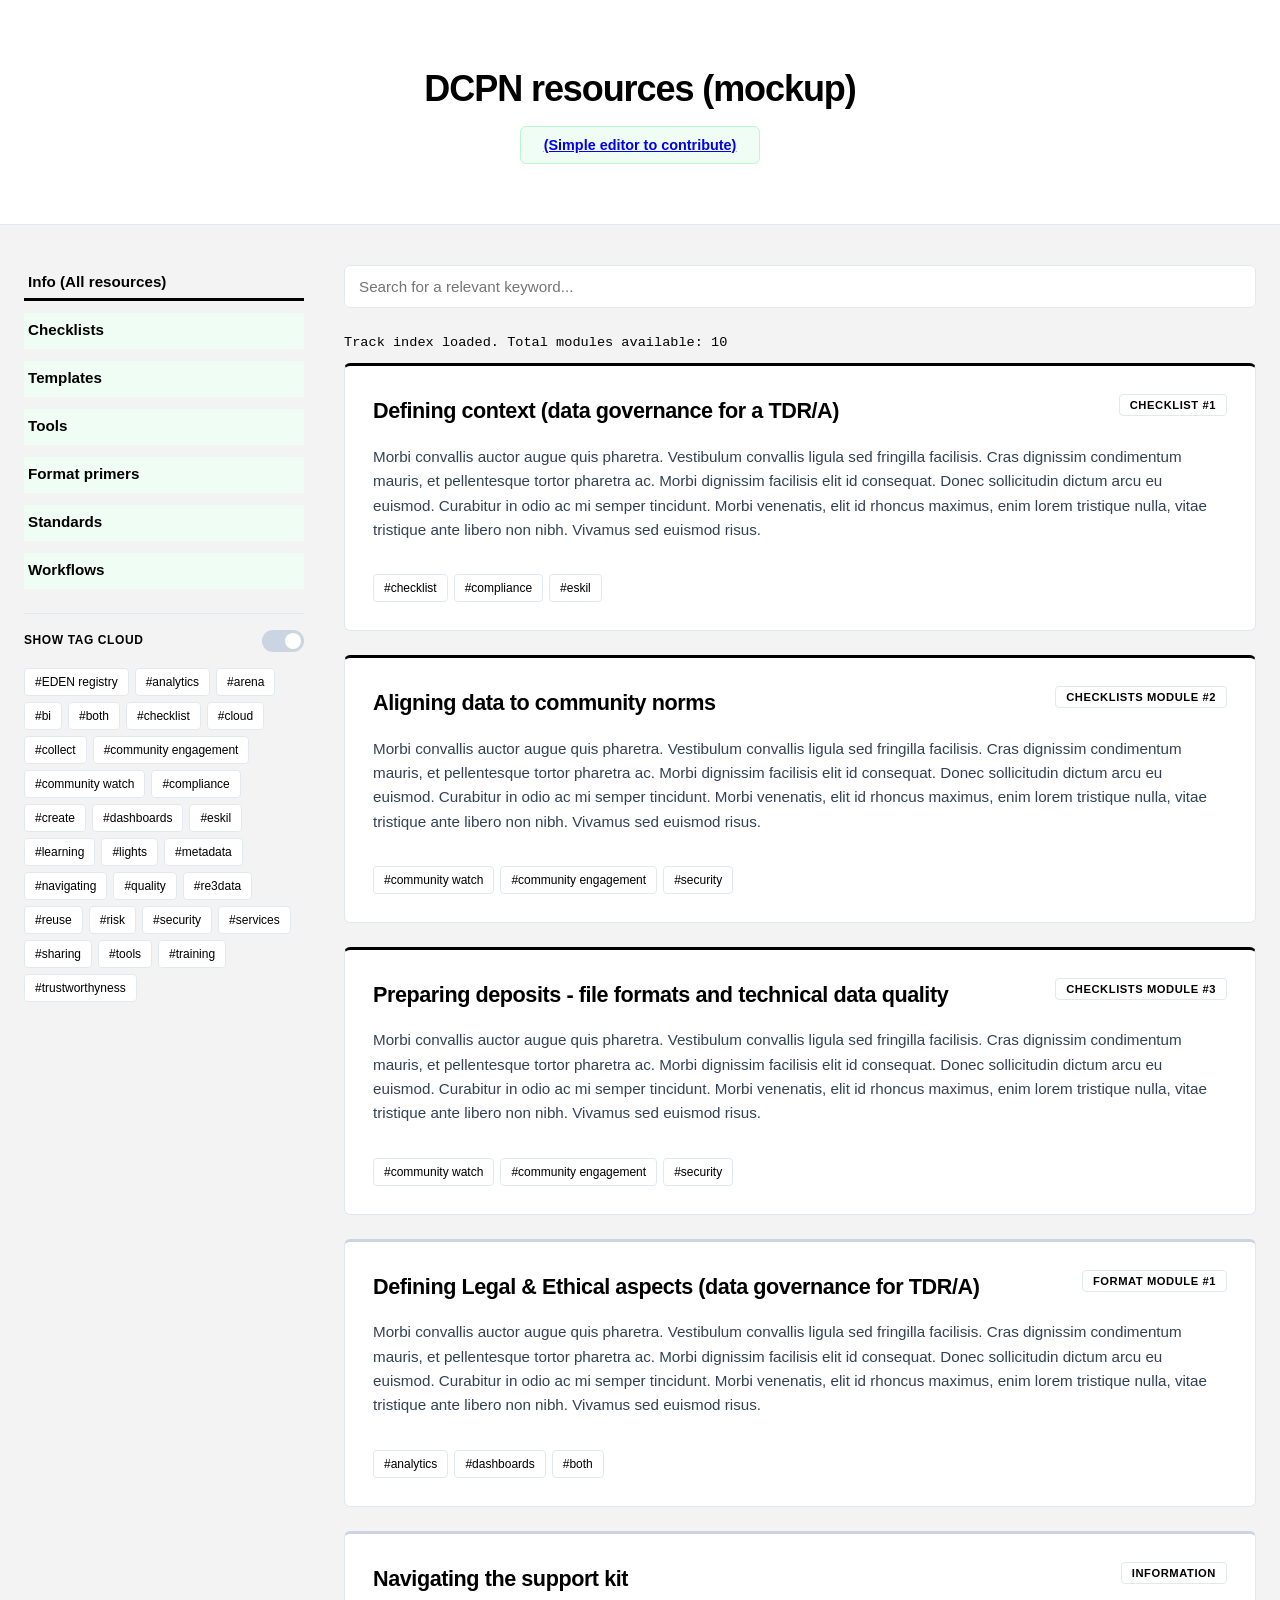
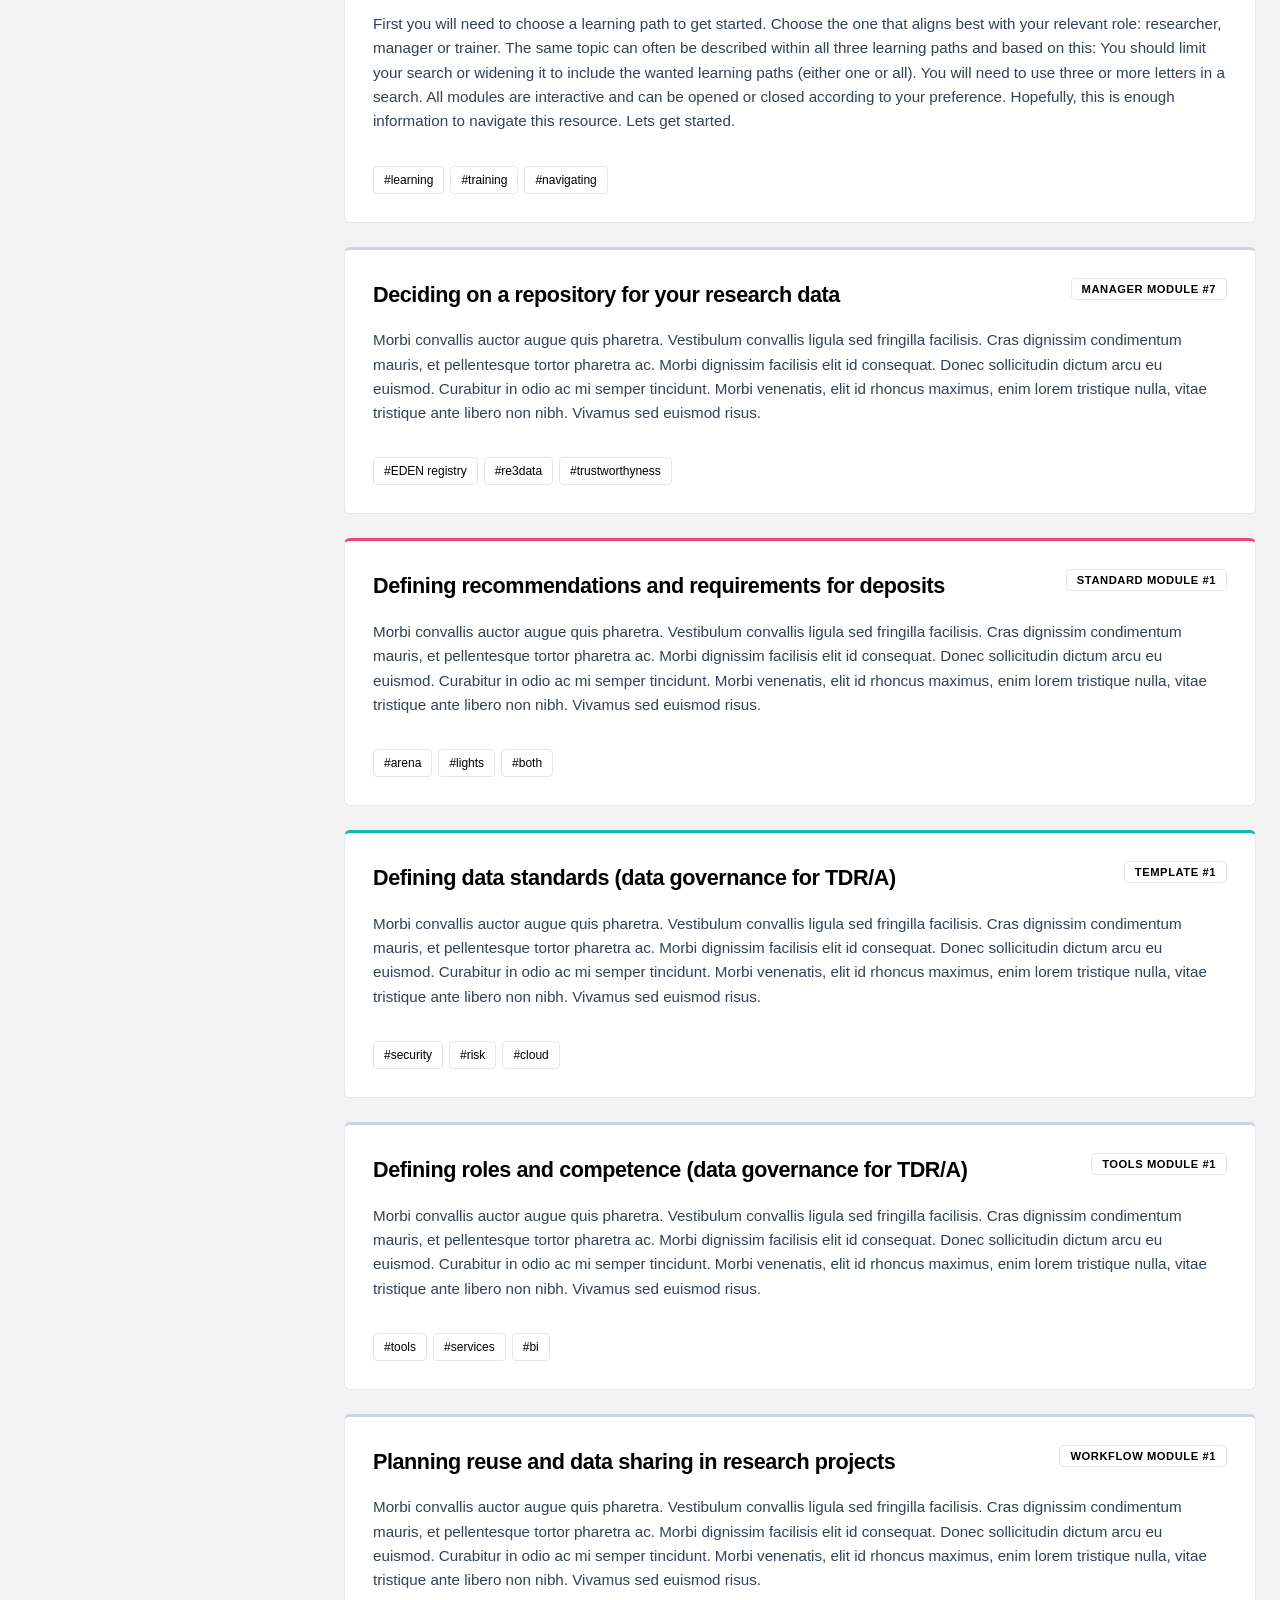
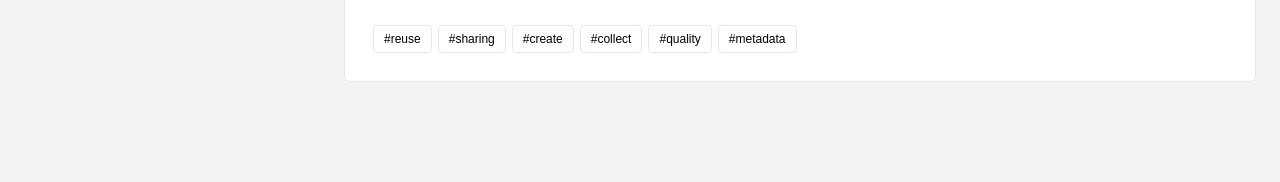
<file: index.html>
<!DOCTYPE html>
<html lang="en">
<head>
    <meta charset="UTF-8">
    <meta name="viewport" content="width=device-width, initial-scale=1.0">

      <!-- FAIR Signposting: Link to the external JSON-LD metadata -->
  <link rel="describedby" 
        type="application/ld+json" 
        href="./metadata.jsonld">
    
    <title>Support kit modules with </title>
    
    <!-- Link to your custom stylesheet -->
    <link rel="stylesheet" href="styles.css">
    
    <!-- 1. Last inn kjernebiblioteket for Markdown -->
    <script src="markdown-it.min.js"></script>
</head>
<body>
    <!-- Main Navigation Bar -->
    <header class="main-header">
        <div class="header-container">
            <h1>DCPN resources (mockup)</h1>
            <button class="next-step-btn"><a href="editor.html">(Simple editor to contribute)</a></button>
            
    </header>

    <!-- Omgivende layout-beholder -->
    <div class="layout-container">
        
        <!-- Sidemeny med kontroller og filtrering -->
        <aside class="control-panel">
            
            <!-- 1. Role Selection Button Row (Learning Paths) -->
            <div class="filter-buttons-wrapper">
                <button class="filter-btn active" data-track="all">Info (All resources)</button>
                <button class="filter-btn" data-track="checklist">Checklists</button>
                <button class="filter-btn" data-track="template">Templates</button>
                <button class="filter-btn" data-track="tool">Tools</button>
                <button class="filter-btn" data-track="format">Format primers</button>
                <button class="filter-btn" data-track="standard">Standards</button>
                <button class="filter-btn" data-track="workflow">Workflows</button>
            </div>
            <!-- 2. Visibility Toggle Switch System for Tags -->
            <div class="toggle-container">
                <span class="toggle-label">Show Tag Cloud</span>
                <label class="switch-track" for="tagToggleCheckbox">
                    <input type="checkbox" id="tagToggleCheckbox" checked>
                    <span class="switch-slider"></span>
                </label>
            </div>

            <!-- 3. Target container where tags are injected dynamically -->
            <div id="globalTagCloud" class="global-tag-cloud">
        </aside>
  
        <!-- Core Dynamic Content Section -->
        <main class="content-container">
       <!-- Søk og nullstilling -->
      <!-- 4. Search Field Placement -->
            <div class="search-wrapper">
                <input 
                    type="text" 
                    id="searchInput" 
                    placeholder="Search for a relevant keyword..." 
                    aria-label="Search learning modules"
                >
                <button id="resetSearchBtn" class="invisible" title="Clear search filters">✕</button>
            </div>
            <!-- Status indicator text -->
            <div id="searchCounter" class="search-counter">Loading track registry index...</div>
              
            <!-- Target container where app.js will inject the module cards -->
            <div id="articlesContainer" class="modules-grid"></div>

            <!-- Fallback view shown only when zero query results return -->
            <div id="noResults" class="hidden feedback-box">
                <h3>No matching modules found</h3>
                <p>Try adjusting your search terms, clicking another tag, or clearing the filter to see all structured tracks.</p>
            </div>

            <!-- Pagination Controls wrapper -->
            <div id="loadMoreWrapper" class="hidden pagination-bar">
                <button id="loadMoreBtn" class="primary-btn">Load More Modules ↓</button>
            </div>
            
        </main>

    </div> <!-- Slutt på layout-container -->

    <!-- Global Footer -->
    <footer class="main-footer">
        <!-- <p>work in progress..</p> -->
    </footer>

    <!-- Load your combined JavaScript file containing Part 1, 2 and 3 -->
    <script src="app.js"></script>
</body>
</html>
</file>
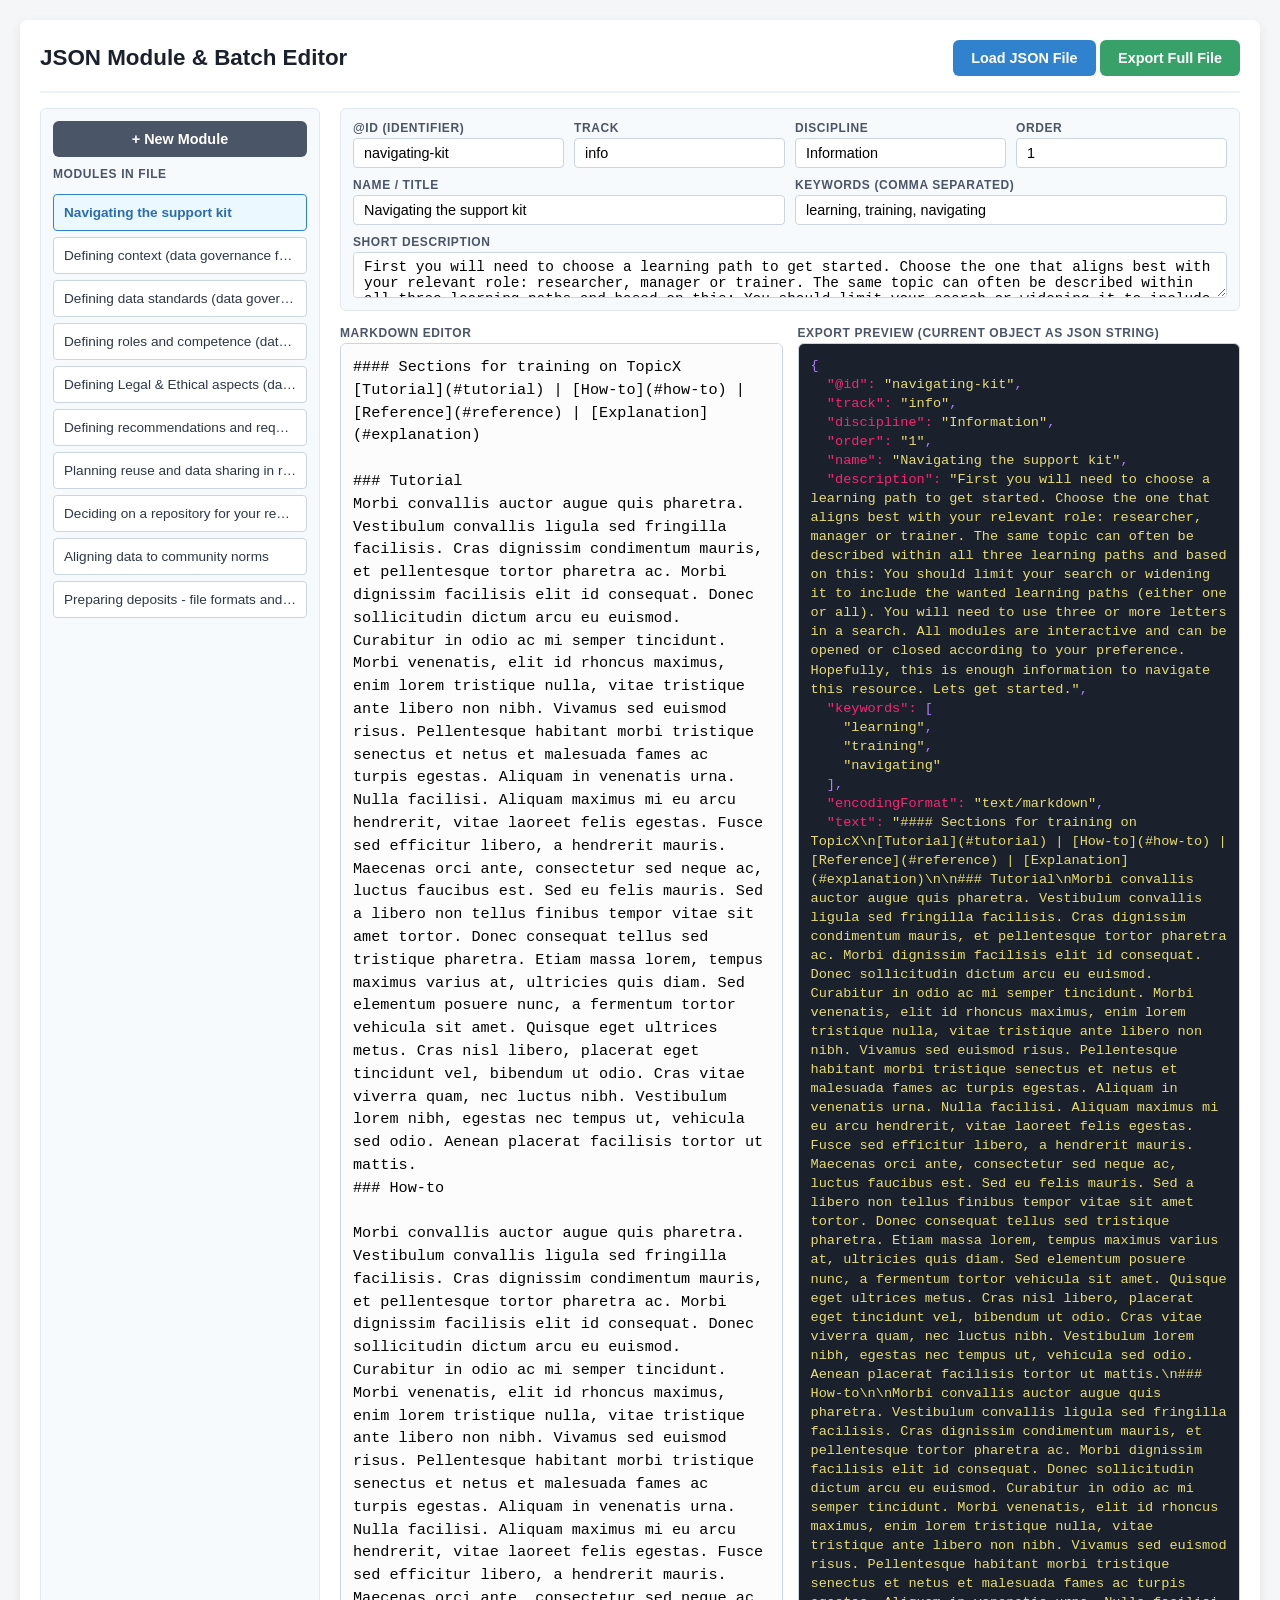
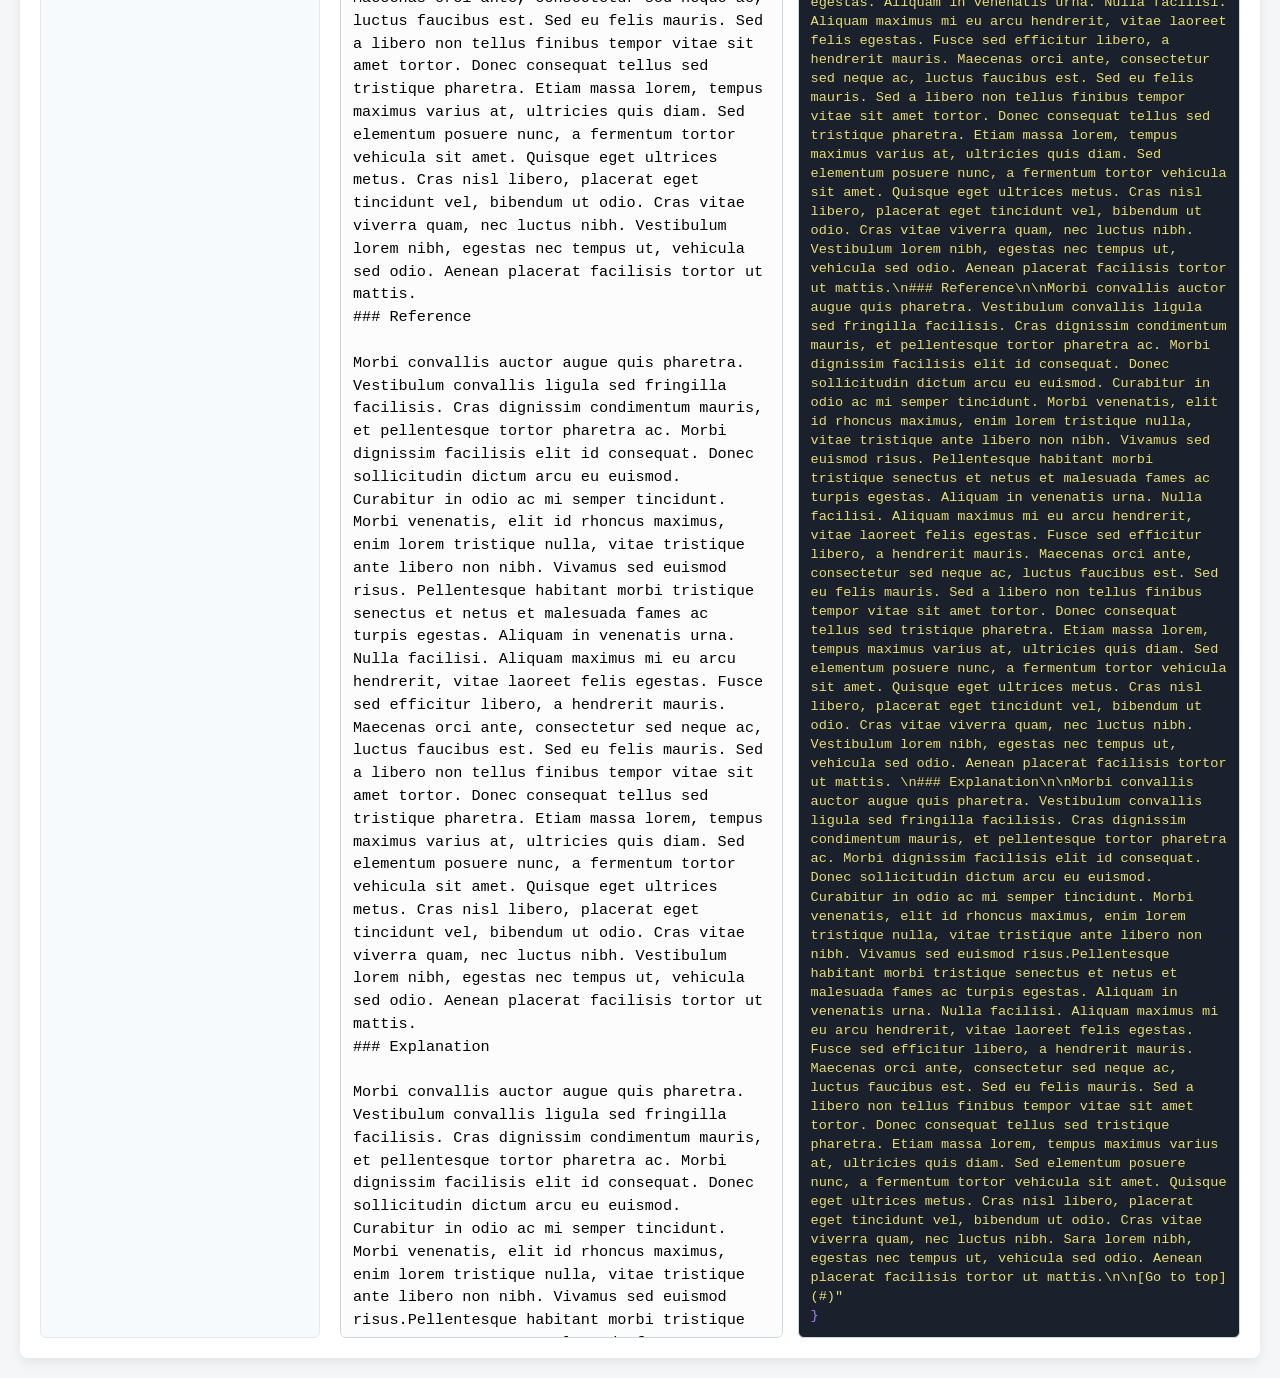
<file: editor.html>
<!DOCTYPE html>
<html lang="no">
<head>
    <meta charset="UTF-8">
    <meta name="viewport" content="width=device-width, initial-scale=1.0">
    <title>JSON Module Batch Editor</title>
    <style>
        body {
            font-family: -apple-system, BlinkMacSystemFont, "Segoe UI", Roboto, sans-serif;
            margin: 0;
            padding: 20px;
            background-color: #f4f6f8;
            color: #2d3748;
            display: flex;
            flex-direction: column;
            box-sizing: border-box;
        }
        .container {
            max-width: 1800px;
            width: 100%;
            margin: 0 auto;
            background: #fff;
            padding: 20px;
            border-radius: 8px;
            box-shadow: 0 4px 12px rgba(0,0,0,0.08);
            display: flex;
            flex-direction: column;
            flex-grow: 1;
            box-sizing: border-box;
        }
        .header-bar {
            display: flex;
            justify-content: space-between;
            align-items: center;
            margin-bottom: 15px;
            padding-bottom: 15px;
            border-bottom: 2px solid #edf2f7;
        }
        h2 { margin: 0; font-size: 1.4rem; color: #1a202c; }
        
        .btn {
            background-color: #3182ce;
            color: white;
            border: none;
            padding: 10px 18px;
            border-radius: 6px;
            cursor: pointer;
            font-weight: 600;
            font-size: 0.9rem;
            transition: background-color 0.2s;
        }
        .btn:hover { background-color: #2b6cb0; }
        .btn-save { background-color: #38a169; }
        .btn-save:hover { background-color: #2f855a; }
        .btn-danger { background-color: #e53e3e; }
        .btn-danger:hover { background-color: #c53030; }
        
        /* Layout med modulvelger i sidepanel */
        .main-layout {
            display: grid;
            grid-template-columns: 280px 1fr;
            gap: 20px;
            flex-grow: 1;
        }
        
        .sidebar {
            background: #f7fafc;
            border: 1px solid #e2e8f0;
            border-radius: 6px;
            padding: 12px;
            display: flex;
            flex-direction: column;
            gap: 10px;
        }
        .module-list {
            flex-grow: 1;
            overflow-y: auto;
            display: flex;
            flex-direction: column;
            gap: 6px;
        }
        .module-item {
            padding: 10px;
            background: #fff;
            border: 1px solid #cbd5e0;
            border-radius: 4px;
            cursor: pointer;
            font-size: 0.85rem;
            font-weight: 500;
            white-space: nowrap;
            overflow: hidden;
            text-overflow: ellipsis;
        }
        .module-item:hover { background: #edf2f7; }
        .module-item.active {
            background: #ebf8ff;
            border-color: #3182ce;
            color: #2b6cb0;
            font-weight: 600;
        }
        
        .editor-area {
            display: flex;
            flex-direction: column;
            overflow: hidden;
        }
        
        .meta-section {
            display: grid;
            grid-template-columns: repeat(4, 1fr);
            gap: 10px;
            background: #f7fafc;
            padding: 12px;
            border-radius: 6px;
            margin-bottom: 15px;
            border: 1px solid #e2e8f0;
        }
        .meta-group { display: flex; flex-direction: column; }
        .meta-group.span-2 { grid-column: span 2; }
        .meta-group.span-4 { grid-column: span 4; }
        
        label {
            font-weight: 600;
            font-size: 0.75rem;
            color: #4a5568;
            text-transform: uppercase;
            letter-spacing: 0.05em;
            margin-bottom: 3px;
        }
        input, textarea {
            padding: 6px 10px;
            border: 1px solid #cbd5e0;
            border-radius: 4px;
            font-size: 0.9rem;
        }
        
        /* Split Screen for Tekst vs JSON-streng */
        .workspace {
            display: grid;
            grid-template-columns: 1fr 1fr;
            gap: 15px;
            flex-grow: 1;
            min-height: 2000px;
        }
        .pane { display: flex; flex-direction: column; height: 100%; }
        
        textarea.md-input {
            width: 100%;
            flex-grow: 1;
            font-family: "Fira Code", "Courier New", Courier, monospace;
            font-size: 0.95rem;
            line-height: 1.5;
            padding: 12px;
            border: 1px solid #cbd5e0;
            border-radius: 6px;
            resize: none;
            box-sizing: border-box;
            background-color: #fcfcfc;
        }
        
        /* Ren JSON-streng pre-visning */
        pre.json-preview {
            margin: 0;
            flex-grow: 1;
            border: 1px solid #cbd5e0;
            border-radius: 6px;
            padding: 12px;
            background-color: #1a202c;
            color: #ae81ff;
            overflow-y: auto;
            font-family: "Fira Code", "Courier New", Courier, monospace;
            font-size: 0.85rem;
            line-height: 1.4;
            white-space: pre-wrap;
            box-sizing: border-box;
        }
        .json-key { color: #f92672; }
        .json-string { color: #e6db74; }
        .json-number { color: #ae81ff; }
        .json-boolean { color: #66d9ef; }
    </style>
</head>
<body>

<div class="container">
    <div class="header-bar">
        <h2>JSON Module & Batch Editor</h2>
        <div>
            <input type="file" id="fileInput" accept=".json" style="display: none;">
            <button class="btn" onclick="document.getElementById('fileInput').click()">Load JSON File</button>
            <button class="btn btn-save" onclick="saveAllModules()">Export Full File</button>
        </div>
    </div>

    <div class="main-layout">
        <!-- Venstre panel: Modulvelger -->
        <div class="sidebar">
            <button class="btn" style="background-color: #4a5568;" onclick="createNewModule()">+ New Module</button>
            <label>Modules in File</label>
            <div id="moduleList" class="module-list">
                <!-- Moduler dukker opp her dynamisk -->
                <div style="color: #a0aec0; font-size: 0.85rem; padding: 10px;">No file loaded yet...</div>
            </div>
        </div>

        <!-- Høyre panel: Selve editoren -->
        <div class="editor-area">
            <div class="meta-section">
                <div class="meta-group">
                    <label for="id">@id (Identifier)</label>
                    <input type="text" id="id" oninput="syncCurrentData()">
                </div>
                <div class="meta-group">
                    <label for="track">Track</label>
                    <input type="text" id="track" oninput="syncCurrentData()">
                </div>
                <div class="meta-group">
                    <label for="discipline">Discipline</label>
                    <input type="text" id="discipline" oninput="syncCurrentData()">
                </div>
                <div class="meta-group">
                    <label for="order">Order</label>
                    <input type="text" id="order" oninput="syncCurrentData()">
                </div>
                <div class="meta-group span-2">
                    <label for="name">Name / Title</label>
                    <input type="text" id="name" oninput="syncCurrentData()">
                </div>
                <div class="meta-group span-2">
                    <label for="keywords">Keywords (comma separated)</label>
                    <input type="text" id="keywords" oninput="syncCurrentData()">
                </div>
                <div class="meta-group span-4">
                    <label for="description">Short Description</label>
                    <textarea id="description" rows="2" oninput="syncCurrentData()"></textarea>
                </div>
            </div>

            <!-- Rendyrket visning: Tekst vs Eksportert JSON-streng -->
            <div class="workspace">
                <div class="pane">
                    <label>Markdown Editor</label>
                    <textarea id="text" class="md-input" placeholder="Type your markdown here..." oninput="syncCurrentData()"></textarea>
                </div>
                <div class="pane">
                    <label>Export Preview (Current object as JSON string)</label>
                    <pre id="jsonPreview" class="json-preview"></pre>
                </div>
            </div>
        </div>
    </div>
</div>
<script>
    // Holder på listen med alle moduler fra filen
    let allModules = [];
    let activeIndex = -1;

    // Helper: safe extract text if article.text is object
    function extractTextField(data) {
        if (!data) return '';
        if (typeof data.text === 'object' && data.text !== null) {
            return data.text.text || '';
        }
        return data.text || data.body || data.markdownContent || '';
    }

    // --- Kjøres automatisk når siden åpnes ---
    window.addEventListener('DOMContentLoaded', () => {
        // Henter index.json automatisk fra samme område på webserveren
        fetch('index.json')
            .then(response => {
                if (!response.ok) {
                    throw new Error(`Fant ikke index.json (Status: ${response.status})`);
                }
                return response.json();
            })
            .then(parsed => {
                // Støtter både objekt med @graph, ren array [], eller enkeltobjekt {}
                if (parsed && parsed['@graph'] && Array.isArray(parsed['@graph'])) {
                    allModules = parsed['@graph'];
                } else if (Array.isArray(parsed)) {
                    allModules = parsed;
                } else {
                    allModules = [parsed];
                }

                if (allModules.length > 0) {
                    activeIndex = 0;
                    renderModuleList();
                    loadModuleToForm(activeIndex);
                }
            })
            .catch(err => {
                console.warn("Automatisk innlasting feilet. Venter på manuell fil.", err);
                // Viser en hjelpetekst i sidepanelet hvis filen mangler
                document.getElementById('moduleList').innerHTML =
                    `<div style="color: #e53e3e; font-size: 0.85rem; padding: 10px;">
                        Kunne ikke laste index.json automatisk. Bruk knappen over for å åpne manuelt.
                     </div>`;
            });
    });

    // --- Filbehandling: Manuell innlasting (Fallback) ---
    document.getElementById('fileInput').addEventListener('change', function(e) {
        const file = e.target.files && e.target.files[0];
        if (!file) return;

        const reader = new FileReader();
        reader.onload = function(evt) {
            try {
                const parsed = JSON.parse(evt.target.result);
                if (parsed && parsed['@graph'] && Array.isArray(parsed['@graph'])) {
                    allModules = parsed['@graph'];
                } else if (Array.isArray(parsed)) {
                    allModules = parsed;
                } else {
                    allModules = [parsed];
                }

                if (allModules.length > 0) {
                    activeIndex = 0;
                    renderModuleList();
                    loadModuleToForm(activeIndex);
                }
            } catch (err) {
                alert('Feil under parsing av JSON. Sjekk at filen har riktig struktur.');
            }
        };
        reader.readAsText(file);
    });

    // --- Bygg opp listen i sidepanelet ---
    function renderModuleList() {
        const listContainer = document.getElementById('moduleList');
        listContainer.innerHTML = '';

        if (!allModules.length) {
            listContainer.innerHTML = `<div style="color: #a0aec0; font-size: 0.85rem; padding: 10px;">Ingen moduler funnet.</div>`;
            return;
        }

        allModules.forEach((mod, index) => {
            const div = document.createElement('div');
            div.className = `module-item ${index === activeIndex ? 'active' : ''}`;
            const displayId = mod['@id'] || mod.id || '';
            div.innerText = mod.name || displayId || `Uten navn (${index + 1})`;
            div.onclick = () => {
                activeIndex = index;
                renderModuleList();
                loadModuleToForm(activeIndex);
            };
            listContainer.appendChild(div);
        });
    }

    // --- Last valgt modul inn i feltene ---
    function loadModuleToForm(index) {
        if (index < 0 || index >= allModules.length) return;
        const data = allModules[index];

        document.getElementById('id').value = data['@id'] || data.id || '';
        document.getElementById('track').value = data.track || '';
        document.getElementById('discipline').value = data.discipline || '';
        document.getElementById('order').value = data.order || '';
        document.getElementById('name').value = data.name || '';
        document.getElementById('keywords').value = (data.keywords && Array.isArray(data.keywords)) ? data.keywords.join(', ') : (data.tags ? data.tags.join(', ') : '');
        document.getElementById('description').value = data.description || '';
        document.getElementById('text').value = extractTextField(data);

        updateStringPreview();
    }

    // --- Synkroniser endringer live tilbake til listen i minnet ---
    function syncCurrentData() {
        if (activeIndex < 0) return;

        const idValue = document.getElementById('id').value.trim();
        const trackValue = document.getElementById('track').value.trim();
        const disciplineValue = document.getElementById('discipline').value.trim();
        const orderValue = document.getElementById('order').value.trim();
        const nameValue = document.getElementById('name').value.trim();
        const descriptionValue = document.getElementById('description').value.trim();
        const keywordsValue = document.getElementById('keywords').value.split(',').map(k => k.trim()).filter(k => k);
        const textValue = document.getElementById('text').value;

        // write back using '@id' key and include encodingFormat by default
        const obj = {
            "@id": idValue || undefined,
            track: trackValue || undefined,
            discipline: disciplineValue || undefined,
            order: orderValue || undefined,
            name: nameValue || undefined,
            description: descriptionValue || undefined,
            keywords: keywordsValue.length ? keywordsValue : undefined,
            encodingFormat: "text/markdown",
            text: textValue || undefined
        };

        // Remove undefined keys to keep output tidy
        const cleaned = {};
        Object.keys(obj).forEach(k => {
            if (obj[k] !== undefined && obj[k] !== null && !(Array.isArray(obj[k]) && obj[k].length === 0) && String(obj[k]) !== '') {
                cleaned[k] = obj[k];
            }
        });

        allModules[activeIndex] = cleaned;

        const items = document.querySelectorAll('.module-item');
        if (items[activeIndex]) {
            const displayId = cleaned['@id'] || cleaned.id || '';
            items[activeIndex].innerText = cleaned.name || displayId || `Uten navn`;
        }

        updateStringPreview();
    }

    // --- Opprett en helt ny tom modul ---
    function createNewModule() {
        const baseId = `ny-modul-${allModules.length + 1}`;
        const newMod = {
            "@id": baseId,
            "track": "",
            "order": "",
            "name": "Ny modul",
            "description": "",
            "discipline": "",
            "keywords": [],
            "encodingFormat": "text/markdown",
            "text": ""
        };
        allModules.push(newMod);
        activeIndex = allModules.length - 1;
        renderModuleList();
        loadModuleToForm(activeIndex);
    }

    // --- Fargelagt forhåndsvisning av JSON-strengen med \n ---
    function updateStringPreview() {
        if (activeIndex < 0) {
            document.getElementById('jsonPreview').innerHTML = '';
            return;
        }

        const currentObj = allModules[activeIndex];
        const jsonStr = JSON.stringify(currentObj, null, 2);

        const safeStr = jsonStr.replace(/&/g, '&amp;').replace(/</g, '&lt;').replace(/>/g, '&gt;');
        const highlighted = safeStr.replace(/("(\\u[a-zA-Z0-9]{4}|\\[^u]|[^\\"])*"(\s*:)?|\b(true|false|null)\b|-?\d+(?:\.\d*)?(?:[eE][+\-]?\d+)?)/g, function (match) {
            let cls = 'json-number';
            if (/^"/.test(match)) {
                if (/:$/.test(match)) {
                    cls = 'json-key';
                } else {
                    cls = 'json-string';
                }
            } else if (/true|false/.test(match)) {
                cls = 'json-boolean';
            }
            return '<span class="' + cls + '">' + match + '</span>';
        });

        document.getElementById('jsonPreview').innerHTML = highlighted;
    }

    // --- Lagre og eksporter HELE filen (en array av moduler) ---
    function saveAllModules() {
        if (allModules.length === 0) {
            alert('Ingen data å eksportere.');
            return;
        }

        // If original source was a JSON-LD object with @graph, you may want to export the array directly.
        const finalString = JSON.stringify(allModules, null, 2);
        const blob = new Blob([finalString], { type: "application/json" });

        const link = document.createElement('a');
        link.download = `index.json`; // Endret standard filnavn til index.json for enkelhetens skyld
        link.href = URL.createObjectURL(blob);

        document.body.appendChild(link);
        link.click();
        document.body.removeChild(link);
    }
</script>
</body>
</html>
</file>
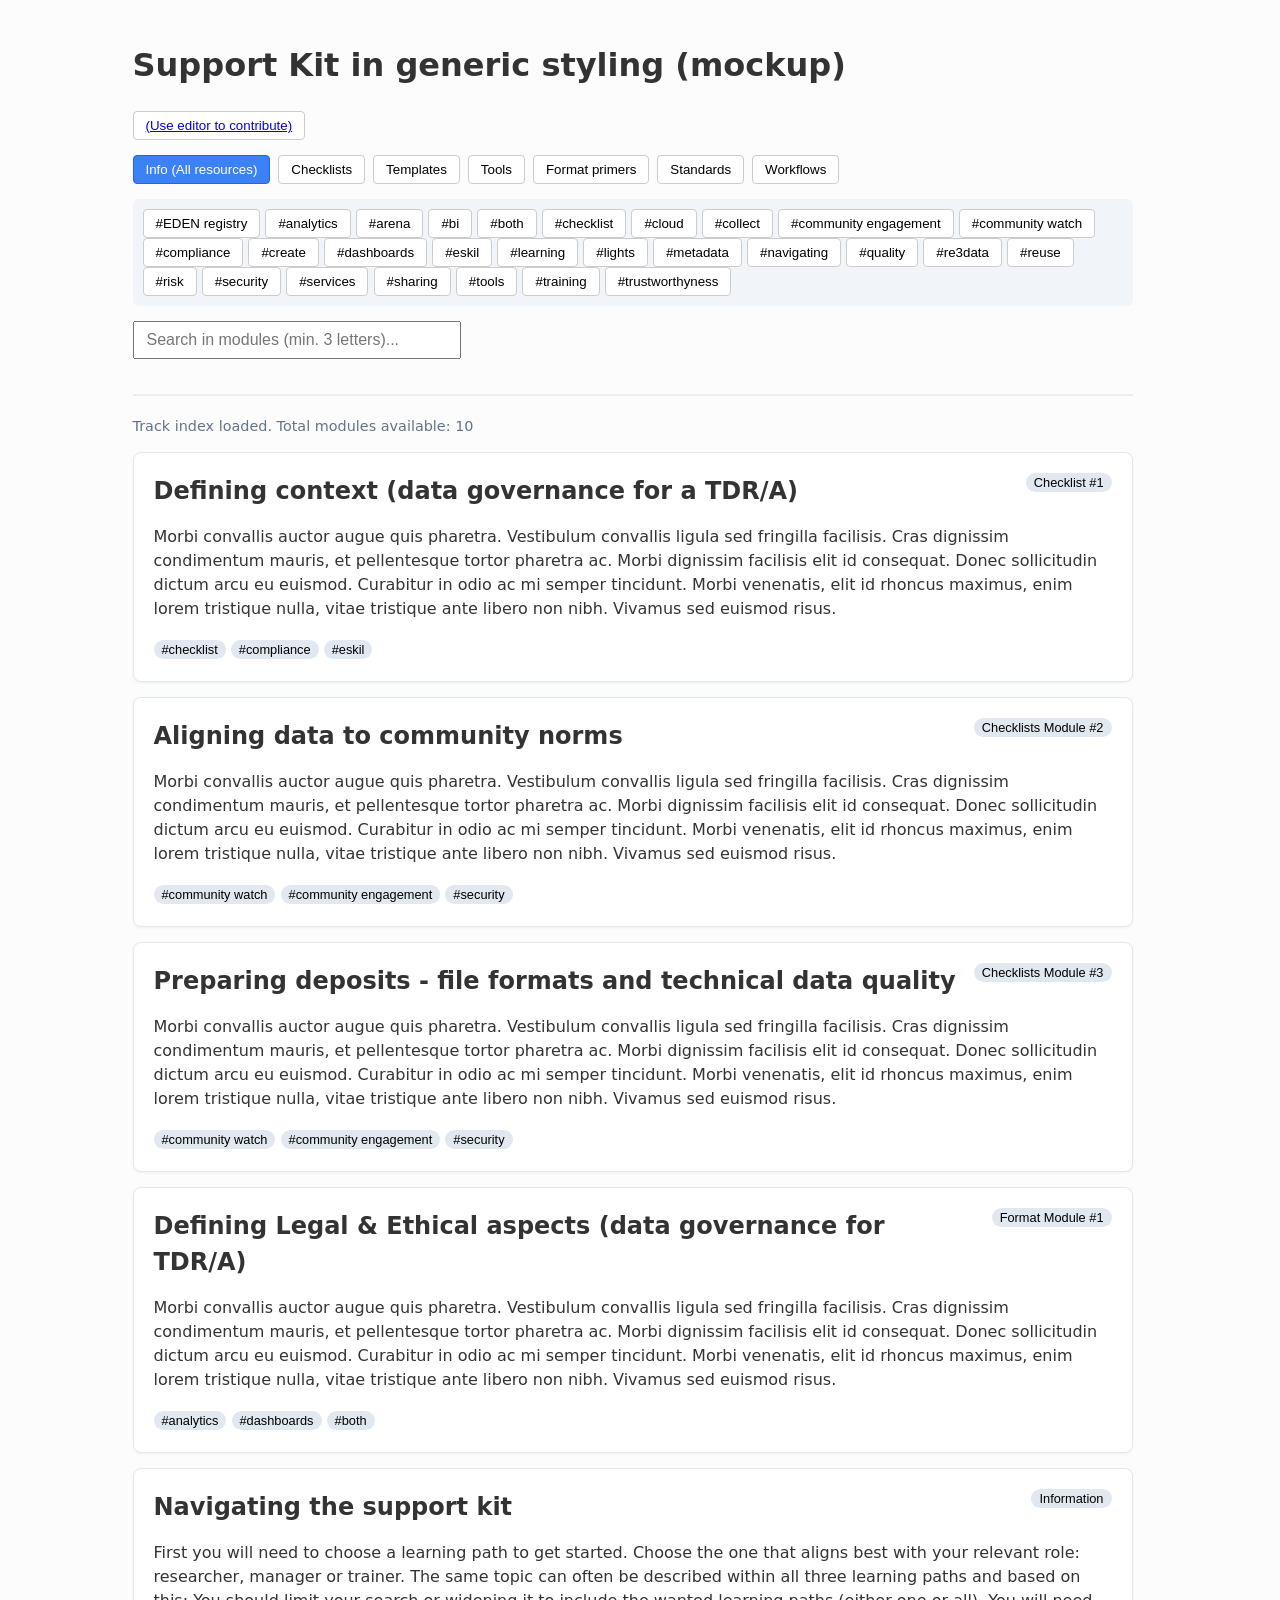
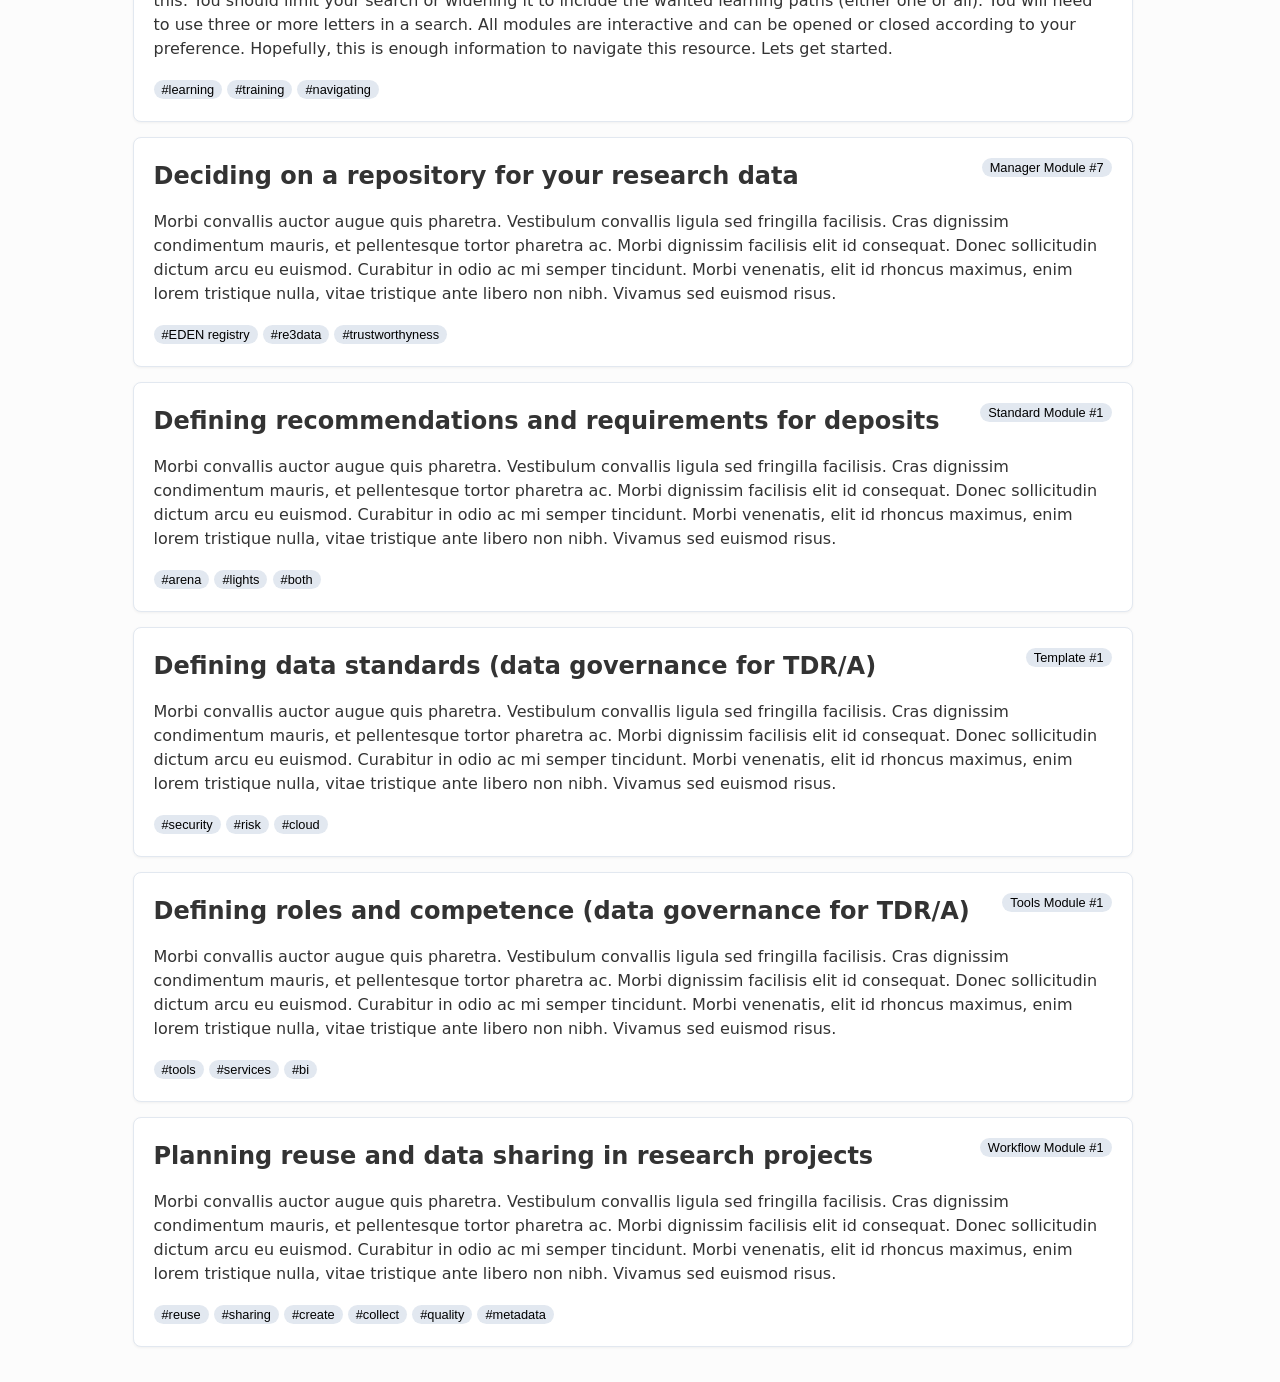
<file: generic-styling.html>
<!DOCTYPE html>
<html lang="no">
<head>
    <meta charset="UTF-8">
    <meta name="viewport" content="width=device-width, initial-scale=1.0">
    <title>DCPN Generic style</title>
  <style>
        html {
    scrollbar-gutter: stable;
            }
      body {
            font-family: system-ui, -apple-system, sans-serif;
            line-height: 1.5;
            max-width: 1000px;
            margin: 0 auto;
            padding: 20px;
            background-color: #fcfcfc;
            color: #333;
        }
        header {
            border-bottom: 2px solid #eee;
            padding-bottom: 20px;
            margin-bottom: 20px;
        }
        .search-box {
            margin: 15px 0;
            display: flex;
            gap: 10px;
            align-items: center;
        }
        input[type="text"] {
            padding: 8px 12px;
            font-size: 1rem;
            width: 300px;
        }
        .active-search {
            border-color: #3b82f6;
            background-color: #eff6ff;
        }
        .invisible {
            display: none !important;
        }
        .hidden {
            display: none !important;
        }
        .filter-group {
            margin: 15px 0;
            display: flex;
            gap: 8px;
        }
        button {
            padding: 6px 12px;
            cursor: pointer;
            border: 1px solid #ccc;
            background: #fff;
            border-radius: 4px;
        }
        button.active {
            background: #3b82f6;
            color: #fff;
            border-color: #2563eb;
        }
        #globalTagCloud {
            margin: 15px 0;
            padding: 10px;
            background: #f1f5f9;
            border-radius: 6px;
        }
        .badge {
            display: inline-block;
            padding: 2px 8px;
            font-size: 0.8rem;
            background: #e2e8f0;
            border-radius: 9999px;
            border: none;
        }
        .tag-click-btn.active, .global-tag-btn.active {
            background: #10b981;
            color: white;
        }
        #articlesContainer article {
            background: #fff;
            border: 1px solid #e2e8f0;
            padding: 20px;
            margin-bottom: 15px;
            border-radius: 8px;
            box-shadow: 0 1px 3px rgba(0,0,0,0.05);
        }
        .full-content {
            margin-top: 15px;
            padding-top: 15px;
            border-top: 1px dashed #e2e8f0;
        }
        .learning-path-actions {
            margin-top: 20px;
            display: flex;
            gap: 10px;
        }
        #searchCounter {
            font-size: 0.9rem;
            color: #64748b;
            margin-bottom: 15px;
        }
        #noResults {
            padding: 20px;
            background: #fef2f2;
            color: #991b1b;
            border-radius: 6px;
            text-align: center;
        }
        #loadMoreWrapper {
            text-align: center;
            margin: 30px 0;
        }
    </style>


</head>
<body>

    <header>
        <h1>Support Kit in generic styling (mockup)</h1>
        <button class="next-step-btn"><a href="editor.html">(Use editor to contribute)</a></button>
        <!-- Spor-filtrering (Track-knapper) -->
        <div class="filter-group">
         <button class="filter-btn active" data-track="all">Info (All resources)</button>
                <button class="filter-btn" data-track="checklist">Checklists</button>
                <button class="filter-btn" data-track="template">Templates</button>
                <button class="filter-btn" data-track="tool">Tools</button>
                <button class="filter-btn" data-track="format">Format primers</button>
                <button class="filter-btn" data-track="standard">Standards</button>
                <button class="filter-btn" data-track="workflow">Workflows</button>
        </div>
        
  <!-- Global Tag Cloud -->
        <div id="globalTagCloud" class="hidden">
            <label style="margin-left: 15px; font-size: 0.9rem; cursor: pointer;">
                <input type="checkbox" id="tagToggleCheckbox" checked> Show keywords for search
            </label>
        </div>
       
        <!-- Search and clear search -->
        <div class="search-box">
            <input type="text" id="searchInput" placeholder="Search in modules (min. 3 letters)..." autocomplete="off">
            <button id="resetSearchBtn" class="invisible">Clear search</button>
            
         
        </div>

      
    </header>

    <main>
        <!-- Statusmeldinger for søk -->
        <div id="searchCounter">Loading modules...</div>

        <!-- Melding hvis ingen treff finnes -->
        <div id="noResults" class="hidden">No modules matched your search or filtering.</div>

        <!-- Her blir JSON-modulene tegnet ut dynamisk av KitApp -->
        <section id="articlesContainer"></section>

        <!-- Last mer-knapp for paginering -->
        <div id="loadMoreWrapper" class="hidden">
            <button id="loadMoreBtn" style="padding: 10px 24px; font-weight: bold;">Load more modules</button>
        </div>
    </main>

    <!-- 1. Last inn kjernebiblioteket for Markdown -->
    <script src="markdown-it.min.js"></script>

    <!-- Her limer du inn JavaScript-koden din (app.js eller lignende) -->
    <script src="app.js"></script>
</body>
</html>
</file>
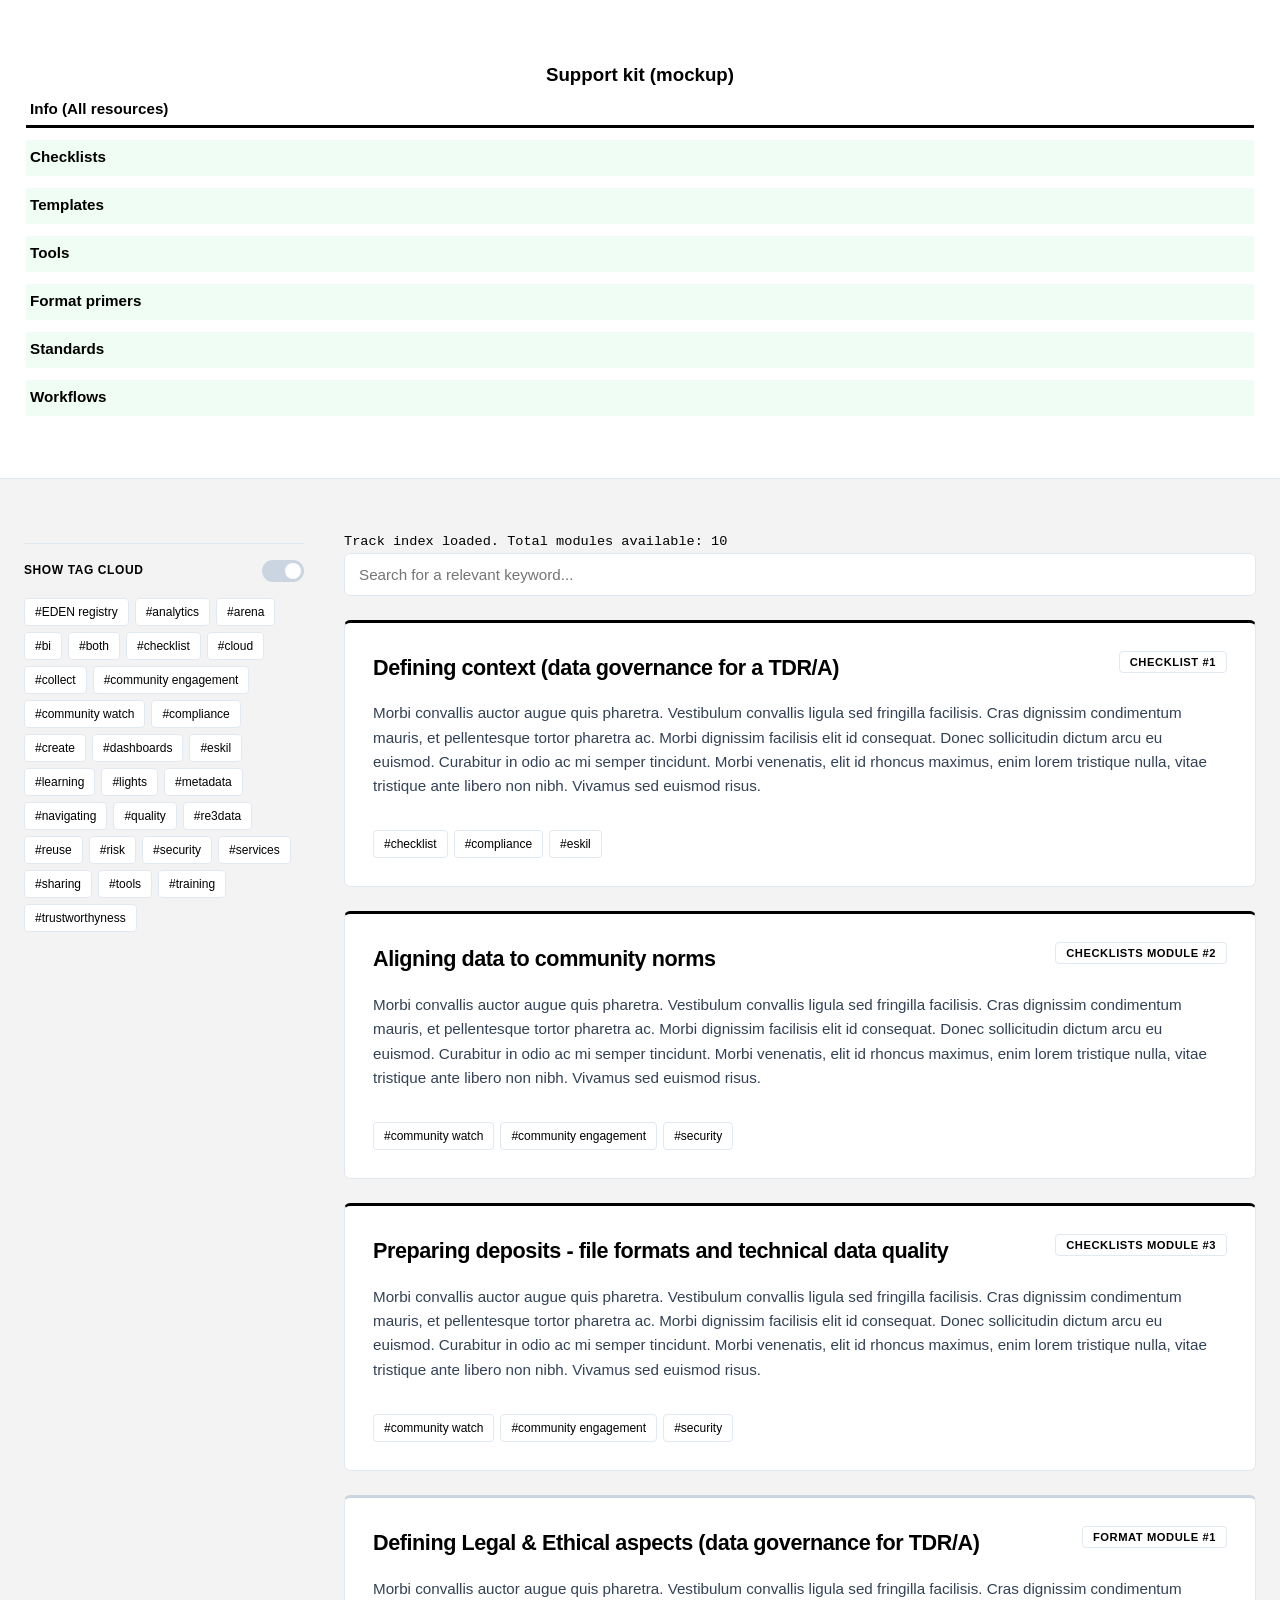
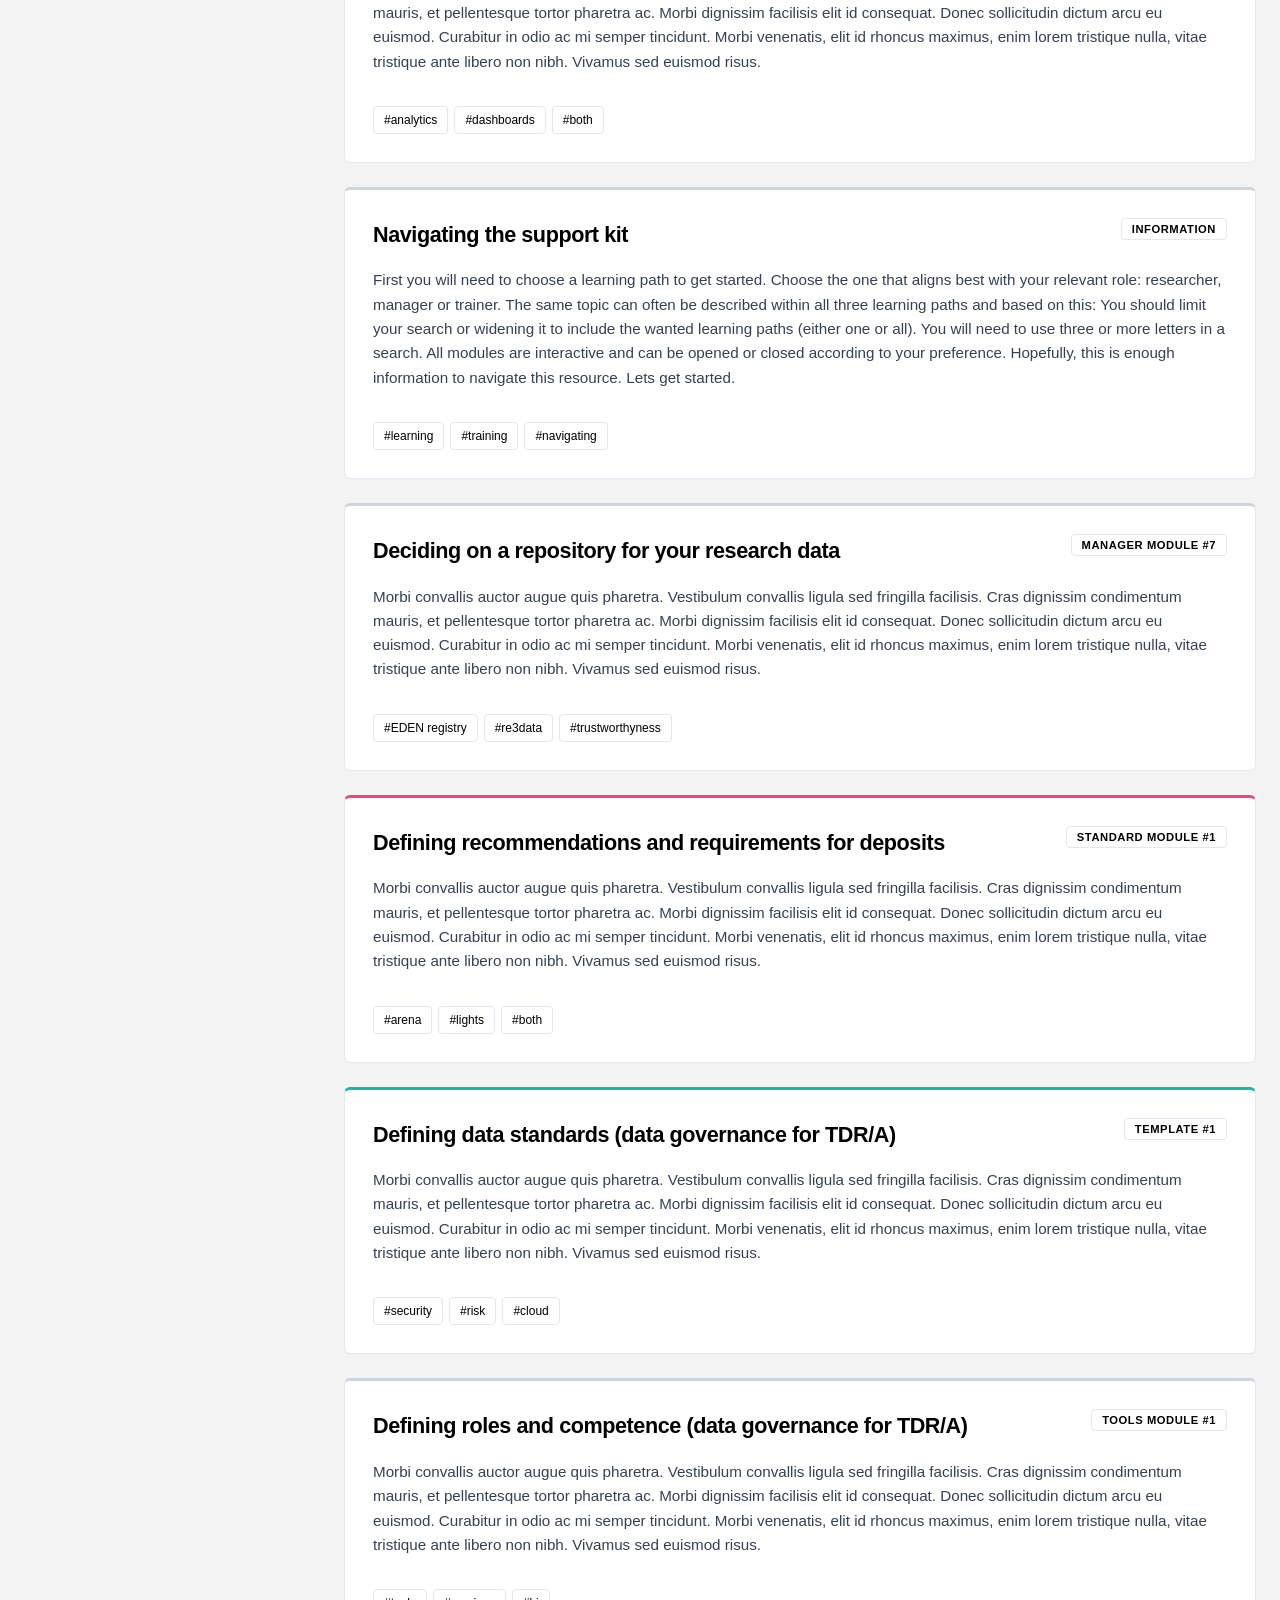
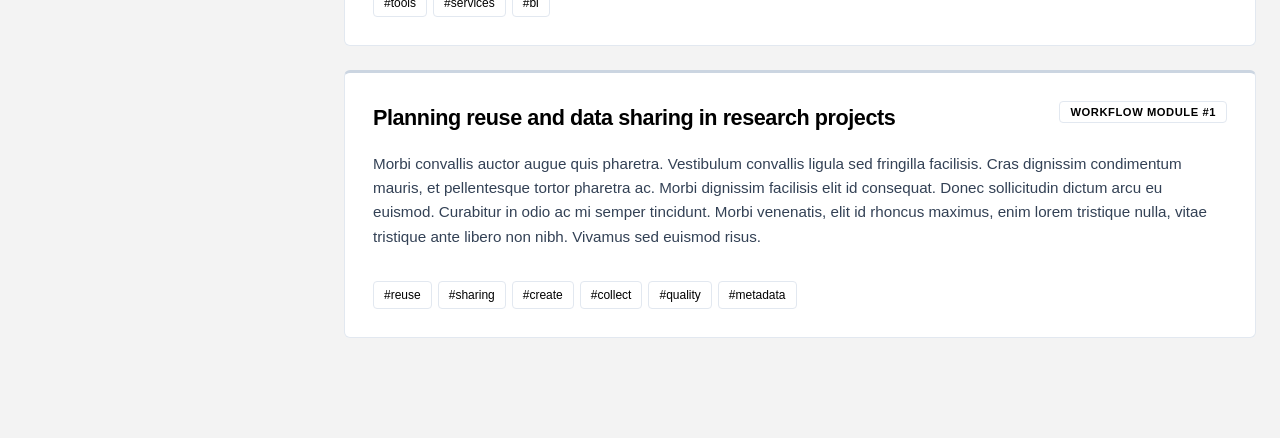
<file: svein.html>
<!DOCTYPE html>
<html lang="en">
<head>
    <meta charset="UTF-8">
    <meta name="viewport" content="width=device-width, initial-scale=1.0">

      <!-- FAIR Signposting: Link to the external JSON-LD metadata -->
  <link rel="describedby" 
        type="application/ld+json" 
        href="./metadata.jsonld">
    
    <title>Support kit modules with </title>
    
    <!-- Link to your custom stylesheet -->
    <link rel="stylesheet" href="styles.css">
    
    <!-- 1. Last inn kjernebiblioteket for Markdown -->
    <script src="markdown-it.min.js"></script>
</head>
<body>
    <!-- Main Navigation Bar -->
    <header class="main-header">
        <div class="header-container">
            <h3>Support kit (mockup)</h3>
        </div>
        <!-- 1. Role Selection Button Row (Learning Paths) -->
            <div class="filter-buttons-wrapper">
            <table>
  <tr><td>
 <div class="filter-buttons-wrapper">
                <button class="filter-btn active" data-track="all">Info (All resources)</button>
                <button class="filter-btn" data-track="checklist">Checklists</button>
                <button class="filter-btn" data-track="template">Templates</button>
                <button class="filter-btn" data-track="tool">Tools</button>
                <button class="filter-btn" data-track="format">Format primers</button>
                <button class="filter-btn" data-track="standard">Standards</button>
                <button class="filter-btn" data-track="workflow">Workflows</button>
            </div>
  </td>
  </tr>
</table>            
                
            </div></header>

    <!-- Omgivende layout-beholder -->
    <div class="layout-container">
        
        <!-- Sidemeny med kontroller og filtrering -->
        <aside class="control-panel">

            <!-- 2. Visibility Toggle Switch System for Tags -->
            <div class="toggle-container">
                <span class="toggle-label">Show Tag Cloud</span>
                <label class="switch-track" for="tagToggleCheckbox">
                    <input type="checkbox" id="tagToggleCheckbox" checked>
                    <span class="switch-slider"></span>
                </label>
            </div>

            <!-- 3. Target container where tags are injected dynamically -->
            <div id="globalTagCloud" class="global-tag-cloud"></div>
            
        </aside>
  
        <!-- Core Dynamic Content Section -->
        <main class="content-container">
        
          
            
               <!-- Status indicator text -->
            <div id="searchCounter" class="search-counter">Loading track registry index...</div>
            
            <!-- 4. Search Field Placement -->
            <div class="search-wrapper">
                <input 
                    type="text" 
                    id="searchInput" 
                    placeholder="Search for a relevant keyword..." 
                    aria-label="Search learning modules"
                >
                <button id="resetSearchBtn" class="invisible" title="Clear search filters">✕</button>
            </div>
      
         
              
            <!-- Target container where app.js will inject the module cards -->
            <div id="articlesContainer" class="modules-grid"></div>

            <!-- Fallback view shown only when zero query results return -->
            <div id="noResults" class="hidden feedback-box">
                <h3>No matching modules found</h3>
                <p>Try adjusting your search terms, clicking another tag, or clearing the filter to see all structured tracks.</p>
            </div>

            <!-- Pagination Controls wrapper -->
            <div id="loadMoreWrapper" class="hidden pagination-bar">
                <button id="loadMoreBtn" class="primary-btn">Load More Modules ↓</button>
            </div>
            
        </main>

    </div> <!-- Slutt på layout-container -->

    <!-- Global Footer -->
    <footer class="main-footer">
        <!-- <p>work in progress..</p> -->
    </footer>

    <!-- Load your combined JavaScript file containing Part 1, 2 and 3 -->
    <script src="app.js"></script>
</body>
</html>
</file>
<file: styles.css>
/* ==========================================================================
   1. GLOBAL VARIABLES, RESETS & BASE STYLES
   ========================================================================== */
:root {
  /* Skrifttyper med fokus pC% system- og utviklerverktC8y */
  --font-main: -apple-system, BlinkMacSystemFont, "Segoe UI", Roboto, Helvetica, Arial, sans-serif;
  --font-mono: ui-monospace, SFMono-Regular, SF Mono, Menlo, Consolas, "Liberation Mono", monospace;

  /* Applikasjonsfarger - Stramme og nC8ytrale */
  --bg-app: #f3f3f3;        /* Litt renere, moderne grC%blC% bakgrunn */
  --bg-card: #ffffff;
  --text-main: #000000;     /* MC8rkere, mer distinkt tekstfarge */
  --text-muted: #000000;    /* Balansert nedtonet tekst */
  --border-color: #e2e8f0;  /* Tydelig, men diskret ramme */

  /* Tema-roller (Rolle-indikasjoner holdes intakt, men flatet ut) */
  --bg-standard-badge: #f0447d;
  --bg-checklist-badge: #eab308;
  --bg-template-badge: #14b8a6;

  /* Brytere, merkelapper og aksenter */
  --color-tag-active: #fef08a; /* MC8rk, autoritC&r farge for aktive valg */
  --bg-switch-off: #fef08a;
  --bg-switch-on: #cbd5e1;
  
  /* System-tokens (OKF bruker flate rammer fremfor skygger for dokumentfC8lelse) */
  --shadow-sm: none;
  --shadow-md: none;
  --ease-out: cubic-bezier(0.16, 1, 0.3, 1);
}

*, *::before, *::after {
  box-sizing: border-box;
  margin: 0;
  padding: 0;
}

html {
  scroll-behavior: smooth;
}

body {
  font-family: var(--font-main);
  background: var(--bg-app);
  color: var(--text-main);
  line-height: 1.6;
  padding-bottom: 60px;
  -webkit-font-smoothing: antialiased;
}

button {
  font-family: inherit;
}

/* Hjelpeklasser for synlighet */
.hidden {
  display: none !important;
}

.invisible {
  opacity: 0 !important;
  pointer-events: none !important;
}

/* ==========================================================================
   2. SYSTEM LAYOUT STRUCTURE
   ========================================================================== */
.layout-container {
  display: grid;
  grid-template-columns: 280px 1fr;
  gap: 40px;
  max-width: 1300px;
  margin: 0 auto;
  padding: 40px 24px;
}

.control-panel {
  position: sticky;
  top: 40px;
  height: fit-content;
  width: 100%;
}

.content-container {
  width: 100%;
  min-width: 0; /* Forhindrer at brede kodeblokker sprenger griddet */
}

@media (max-width: 768px) {
  .layout-container {
    grid-template-columns: 1fr;
    gap: 24px;
    padding: 24px 16px;
  }
  .control-panel {
    position: static;
  }
}

/* ==========================================================================
   3. HEADER ARCHITECTURE
   ========================================================================== */
.main-header {
  background: var(--bg-card);
  border-bottom: 1px solid var(--border-color);
  padding: 60px 24px;
  text-align: center;
}

.header-container h1 {
  font-size: 2.25rem;
  font-weight: 800;
  letter-spacing: -0.03em;
  color: var(--text-main);
  margin-bottom: 8px;
}

.header-container p {
  color: var(--text-muted);
  font-size: 1.1rem;
  max-width: 600px;
  margin: 0 auto;
}
/* ==========================================================================
   4. SEARCH FACET
   ========================================================================== */
.search-wrapper {
  position: relative;
  display: flex;
  align-items: center;
  margin-bottom: 24px;
}

#searchInput {
  width: 100%;
  padding: 12px 40px 12px 14px;
  font-size: 0.95rem;
  font-family: inherit;
  border: 1px solid var(--border-color);
  border-radius: 6px; /* Strammere hjC8rner for en mer teknisk dokumentfC8lelse */
  background: var(--bg-card);
  color: var(--text-main);
  transition: border-color 0.15s var(--ease-out), background-color 0.15s var(--ease-out);
}

/* Aktivt sC8kefelt med en subtil, profesjonell pastelltone og mC8rk tekst */
#searchInput.active-search {
  background-color: #f0fdf4; /* SvC&rt lys pastellgrC8nn/blC% tone */
  border-color: var(--color-tag-active);
  color: var(--text-main);
}

#searchInput:focus {
  background-color: #f0fdf4; /* SvC&rt lys pastellgrC8nn/blC% tone */
  border-color: var(--color-tag-active);
  color: var(--text-main);
}

#resetSearchBtn {
  position: absolute;
  right: 12px;
  background: none;
  border: none;
  font-size: 1.1rem;
  color: var(--text-muted);
  cursor: pointer;
  display: flex;
  align-items: center;
  justify-content: center;
}

#resetSearchBtn:hover {
  color: var(--text-main);
}

.search-counter {
  margin-top: 12px;
  font-size: 0.85rem;
  color: var(--text-muted);
  font-weight: 500;
  font-family: var(--font-mono); /* Monospace-tall gir et mer presist uttrykk */
}

/* ==========================================================================
   5. PRIMARY FILTER CATEGORIES (FACETS) - OPPDATERT FORSLAG 2
   ========================================================================== */
.filter-buttons-wrapper {
  display: flex;
  flex-direction: column;
  gap: 12px;
}

.filter-btn {
  padding: 8px 4px;
  font-size: 0.95rem;
  background-color: #f0fdf4;
  color: var(--text-muted);
  border: none;
  border-bottom: 3px solid transparent; /* Usynlig linje som standard for C% unngC% hopping */
  border-radius: 0px; /* Helt rette linjer for fane-estetikk */
  font-weight: 600;
  text-align: left;
  cursor: pointer;
  transition: color 0.15s var(--ease-out), border-color 0.15s var(--ease-out);
}

.filter-btn:hover {
  color: var(--text-main);
  border-bottom-color: var(--border-color); /* Subtil linje ved hover */
}

/* Aktive tilstander: NC8ytral knapp, men med tydelig farget underlinje */
.filter-btn[data-track="all"].active {
  border-bottom-color: var(--text-main);
  color: var(--text-main);
  background: transparent;
}

.filter-btn[data-track="standard"].active {
  border-bottom-color: var(--bg-standard-badge);
  color: var(--text-main);
  background: transparent;
}

.filter-btn[data-track="checklist"].active {
  border-bottom-color: var(--bg-checklist-badge);
  color: var(--text-main);
  background: transparent;
}

.filter-btn[data-track="template"].active {
  border-bottom-color: var(--bg-template-badge);
  color: var(--text-main);
  background: transparent;
}

/* ==========================================================================
   6. VISIBILITY TOGGLE SWITCH SYSTEM
   ========================================================================== */
.toggle-container {
  display: flex;
  align-items: center;
  justify-content: space-between;
  margin-top: 24px;
  padding: 16px 0 0;
  border-top: 1px solid var(--border-color);
}

.toggle-label {
  font-size: 0.75rem;
  font-weight: 700;
  color: var(--text-muted);
  text-transform: uppercase;
  letter-spacing: 0.05em;
  user-select: none;
}

.switch-track {
  position: relative;
  display: inline-block;
  width: 42px;
  height: 22px;
  cursor: pointer;
}

.switch-track input {
  opacity: 0;
  width: 0;
  height: 0;
}

.switch-slider {
  position: absolute;
  top: 0; left: 0; right: 0; bottom: 0;
  background-color: var(--bg-switch-off);
  transition: background-color 0.15s var(--ease-out);
  border-radius: 9999px;
}

.switch-slider::before {
  position: absolute;
  content: "";
  height: 16px;
  width: 16px;
  left: 3px;
  bottom: 3px;
  background-color: #ffffff;
  transition: transform 0.15s var(--ease-out);
  border-radius: 50%;
}

.switch-track input:checked + .switch-slider {
  background-color: var(--bg-switch-on);
}

.switch-track input:checked + .switch-slider::before {
  transform: translateX(20px);
}

.switch-track input:focus-visible + .switch-slider {
  outline: 2px solid var(--color-tag-active);
  outline-offset: 2px;
}

/* ==========================================================================
   7. TAG CLOUD CLUSTER
   ========================================================================== */
.global-tag-cloud {
  display: flex;
  flex-wrap: wrap;
  gap: 6px;
  margin-top: 16px;
  max-height: 500px;
  opacity: 1;
  visibility: visible;
  transition: max-height 0.2s var(--ease-out), opacity 0.15s ease, margin 0.15s;
  overflow: hidden;
}

.global-tag-cloud.hidden {
  max-height: 0 !important;
  opacity: 0 !important;
  margin-top: 0 !important;
  visibility: hidden !important;
  pointer-events: none !important;
  display: none !important;
}

.global-tag-btn {
  background: var(--bg-card);
  color: var(--text-main);
  border: 1px solid var(--border-color);
  border-radius: 4px; /* Ren, rektangulC&r tag-estetikk */
  font-weight: 500;
  cursor: pointer;
  padding: 6px 10px;
  font-size: 0.75rem;
  transition: background-color 0.15s var(--ease-out), border-color 0.15s var(--ease-out);
}

.global-tag-btn:hover {
  background-color: #f1f5f9;
  border-color: #cbd5e1;
}

.global-tag-btn.active {
  background: var(--color-tag-active);
  border-color: var(--color-tag-active);
  color: #fff;
}
/* ==========================================================================
   8. FILTERABLE ARTICLE CARDS - OPPDATERT FORSLAG 2
   ========================================================================== */
.modules-grid {
  display: flex;
  flex-direction: column;
  gap: 24px;
  margin-top: 10px;
}

article.filterable {
  width: 100%;
  background: var(--bg-card);
  border: 1px solid var(--border-color);
  border-top: 3px solid #cbd5e1; /* Flyttet fargestripe til toppen som standard */
  border-radius: 6px; 
  padding: 28px;
  cursor: text;
  transition: background-color 0.2s var(--ease-out), border-color 0.2s var(--ease-out);
}

article.filterable:not(:has(.full-content)):hover {
  background-color: #f8fafc; /* Subtil bakgrunnsendring ved hover */
  border-color: #cbd5e1;     /* Rammen blir litt mC8rkere grC% */
}

/* Sikrer at en C%pen modul beholder sin faste, nC8ytrale bakgrunn uansett muspeker */
article.filterable:has(.full-content) {
  background-color: var(--bg-card); /* Forblir helt hvit/standard */
  border-color: var(--border-color);
  cursor: default; /* Endrer muspekeren fra 'hC%nd' til vanlig pil for bedre dokumentfC8lelse */
}

.article-header {
  display: flex;
  flex-direction: column;
  gap: 8px;
  margin-bottom: 16px;
}

@media (min-width: 640px) {
  .article-header {
    flex-direction: row;
    justify-content: space-between;
    align-items: flex-start;
  }
}

.article-header h2 {
  font-size: 1.35rem;
  font-weight: 700;
  letter-spacing: -0.02em;
  color: var(--text-main);
}

.article-title-clickable:hover {
  text-decoration: underline;
}

.badge {
  display: inline-block;
  padding: 4px 10px;
  font-size: 0.7rem;
  font-weight: 600;
  text-transform: uppercase;
  letter-spacing: 0.05em;
  border-radius: 4px; /* Strammere badges */
  background: #f1f5f9;
  color: var(--text-muted);
  border: 1px solid var(--border-color);
}


article.filterable[data-track="standard"] { border-left: 1px solid var(--border-color); border-top-color: var(--bg-standard-badge); }
article.filterable[data-track="checklist"]    { border-left: 1px solid var(--border-color); border-top-color: var(--bg-manager-badge); }
article.filterable[data-track="template"]    { border-left: 1px solid var(--border-color); border-top-color: var(--bg-template-badge); }

/* Beholder disiplin-badges intakt, men sikrer god kontrast */
article.filterable[data-track="standard"] .discipline-badge { background: #fff1f2; color: var(--bg-standard-badge); border-color: #fecdd3; }
article.filterable[data-track="checklist"] .discipline-badge { background: #fef9c3; color: #a16207; border-color: #fef08a; }
article.filterable[data-track="template"] .discipline-badge { background: #ccfbf1; color: #0d9488; border-color: #99f6e4; }

.abstract-text {
  color: #334155;
  font-size: 0.95rem;
  margin-bottom: 20px;
  line-height: 1.6;
}

mark {
  background: #fef08a; /* Behagelig pastellgul highlight */
  color: #854d0e;
  padding: 0 2px;
  margin: 0;
  border-radius: 2px;
  display: inline;
}
.discipline-badge {
  background: var(--bg-card) !important;
  color: var(--text-muted) !important;
  border: 1px solid var(--border-color) !important;
  transition: background-color 0.15s var(--ease-out), color 0.15s var(--ease-out), border-color 0.15s var(--ease-out);
}

/* Tydelig men nC8ytral hover-tilstand */
.discipline-badge:hover {
  background: #f1f5f9 !important;
  color: var(--text-main) !important;
  border-color: #cbd5e1 !important;
}

/* ==========================================================================
   9. ACTIONS AREA & FOOTER UTILITIES
   ========================================================================== */
.learning-path-actions {
  margin-top: 24px;
  padding-top: 20px;
  border-top: 1px solid var(--border-color);
  display: flex;
  gap: 12px;
  flex-wrap: wrap;
  align-items: center;
}

.next-step-btn {
  background: #f0fdf4;
  color: #166534;
  border: 1px solid #bbf7d0;
  padding: 10px 20px;
  border-radius: 6px;
  font-weight: 600;
  font-size: 0.9rem;
  cursor: pointer;
  width: 240px; 
  text-align: center;
  overflow: hidden;
  text-overflow: ellipsis;
  white-space: nowrap;
  transition: background-color 0.15s, border-color 0.15s;
}

.next-step-btn:hover {
  background: #dcfce7;
  border-color: #86efac;
}

.share-btn,
.close-article-btn {
  background: var(--bg-card);
  color: var(--text-main);
  border: 1px solid var(--border-color);
  padding: 10px 20px;
  border-radius: 6px;
  font-weight: 600;
  font-size: 0.9rem;
  cursor: pointer;
  transition: background-color 0.15s, border-color 0.15s;
}

.share-btn:hover {
  background: #f1f5f9;
  border-color: #cbd5e1;
}

.close-article-btn {
  color: #dc2626;
  border-color: #fecaa3;
  background: #fff5f5;
}

.close-article-btn:hover {
  background: #fee2e2;
  border-color: #fca5a5;
}

.article-tags-bottom {
  margin-top: 24px;
  display: flex;
  flex-wrap: wrap;
  gap: 6px;
  padding-top: 8px;
}

/* Gjør taggene i bunnen like som .global-tag-btn */
.article-tags-bottom .badge {
  background: var(--bg-card);
  color: var(--text-main);
  border: 1px solid var(--border-color);
  border-radius: 4px; /* Ren, rektangulær tag-estetikk */
  font-weight: 500;
  padding: 6px 10px;
  font-size: 0.75rem;
  text-transform: none; /* Fjerner store bokstaver hvis .badge har det globalt */
  letter-spacing: normal;
  transition: background-color 0.15s var(--ease-out), border-color 0.15s var(--ease-out);
}

/* Hover-effekt identisk med tag cloud */
.article-tags-bottom .badge:hover {
  background-color: #f1f5f9;
  border-color: #cbd5e1;
  cursor: pointer; /* Gjør at den oppfører seg som en knapp */
}

/* ==========================================================================
   10. MARKDOWN TYPOGRAPHY, TABLES & CODE RESTORATION
   ========================================================================== */
.markdown-body {
  line-height: 1.6;
  color: #334155;
}

.markdown-body p {
  margin-top: 0;
  margin-bottom: 1.25rem;
}

.markdown-body h1,
.markdown-body h2,
.markdown-body h3,
.markdown-body h4 {
  font-weight: 700;
  color: var(--text-main);
  margin-top: 1.75rem;
  margin-bottom: 0.75rem;
  line-height: 1.25;
  letter-spacing: -0.01em;
}

.markdown-body h1 { font-size: 1.6rem; border-bottom: 1px solid var(--border-color); padding-bottom: 8px; }
.markdown-body h2 { font-size: 1.35rem; }
.markdown-body h3 { font-size: 1.15rem; }

.markdown-body > *:first-child {
  margin-top: 0 !important;
}

.markdown-body ul,
.markdown-body ol {
  margin-top: 0;
  margin-bottom: 1.25rem;
  padding-left: 1.5rem;
}

.markdown-body li {
  margin-bottom: 0.4rem;
}

/* Tabeller i ekte OKF-stil */
.markdown-body table {
  width: 100%;
  border-collapse: collapse;
  margin-bottom: 1.5rem;
  font-size: 0.9rem;
}

.markdown-body th,
.markdown-body td {
  padding: 10px 12px;
  text-align: left;
  border-bottom: 1px solid var(--border-color);
}

.markdown-body th {
  font-weight: 700;
  background-color: #f8fafc;
  color: var(--text-main);
  border-top: 1px solid var(--border-color);
}

.markdown-body tr:nth-child(even) {
  background-color: #fdfdfd;
}

/* Inline kode-elementer (f.eks `order_id`) */
.markdown-body code {
  font-family: var(--font-mono);
  background-color: #f1f5f9;
  color: #0f172a;
  padding: 0.2em 0.4em;
  font-size: 85%;
  border-radius: 4px;
}

/* Store, profesjonelle mC8rke kodeblokker */
.markdown-body pre {
  padding: 1.25rem;
  overflow-x: auto;
  margin-bottom: 1.25rem;
  background-color: #0f172a; /* MC8rk kontrastfarge for kode */
  border: 1px solid #1e293b;
  border-radius: 6px;
}

/* Nullstill inline-stiler inni store kodeblokker */
.markdown-body pre code {
  background-color: transparent;
  color: #e2e8f0;
  padding: 0;
  font-size: 0.85rem;
  border-radius: 0;
}

/* ==========================================================================
   11. SMOOTH CONTENT EXPANSION ANIMATION & PAGINATION
   ========================================================================== */
@keyframes fadeInContent {
  from {
    opacity: 0;
    transform: translateY(4px);
  }
  to {
    opacity: 1;
    transform: translateY(0);
  }
}

.full-content {
  animation: fadeInContent 0.2s var(--ease-out) forwards;
  will-change: opacity, transform;
}

.pagination-bar {
  display: flex;
  justify-content: center; 
  align-items: center;
  width: 100%;
  margin-top: 40px;
  padding: 20px 0;
}

.primary-btn {
  background: var(--bg-card);
  color: var(--text-main);
  border: 1px solid var(--border-color);
  padding: 12px 24px;
  border-radius: 6px;
  font-weight: 600;
  font-size: 0.9rem;
  cursor: pointer;
  width: 240px; 
  text-align: center;
  overflow: hidden;
  text-overflow: ellipsis;
  white-space: nowrap;
  transition: background-color 0.15s, border-color 0.15s;
}

.primary-btn:hover {
  background: #f1f5f9;
  border-color: #cbd5e1;
}
/* Stilen som gjC8r at tags lyser opp som sC8keforslag */
.global-tag-btn.tag-suggestion-highlight {
  background-color: #fef08a !important; /* Lys gul bakgrunn */
  border-color: #eab308 !important;     /* Gyllen ramme */
  color: #854d0e !important;          /* GjC8re den C8rlite stC8rre */
  transition: all 0.2s ease;
}
</file>
